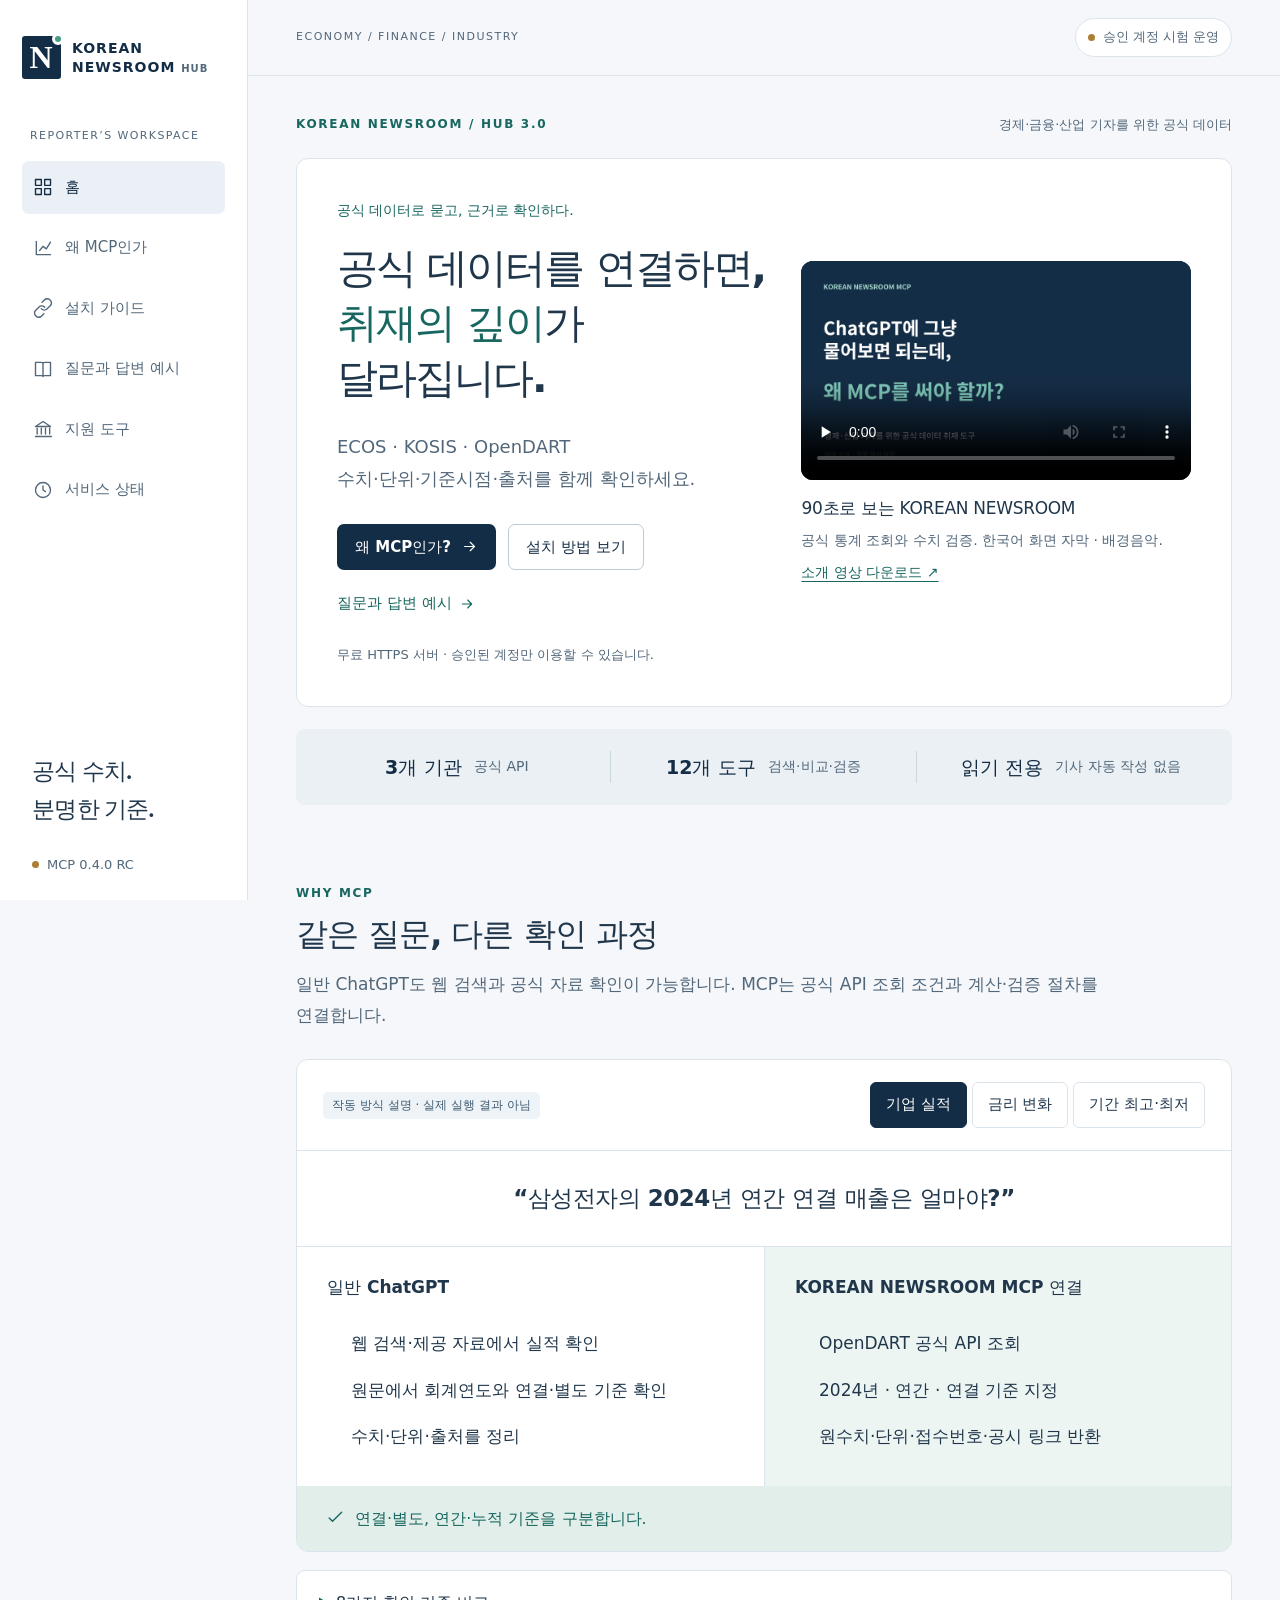
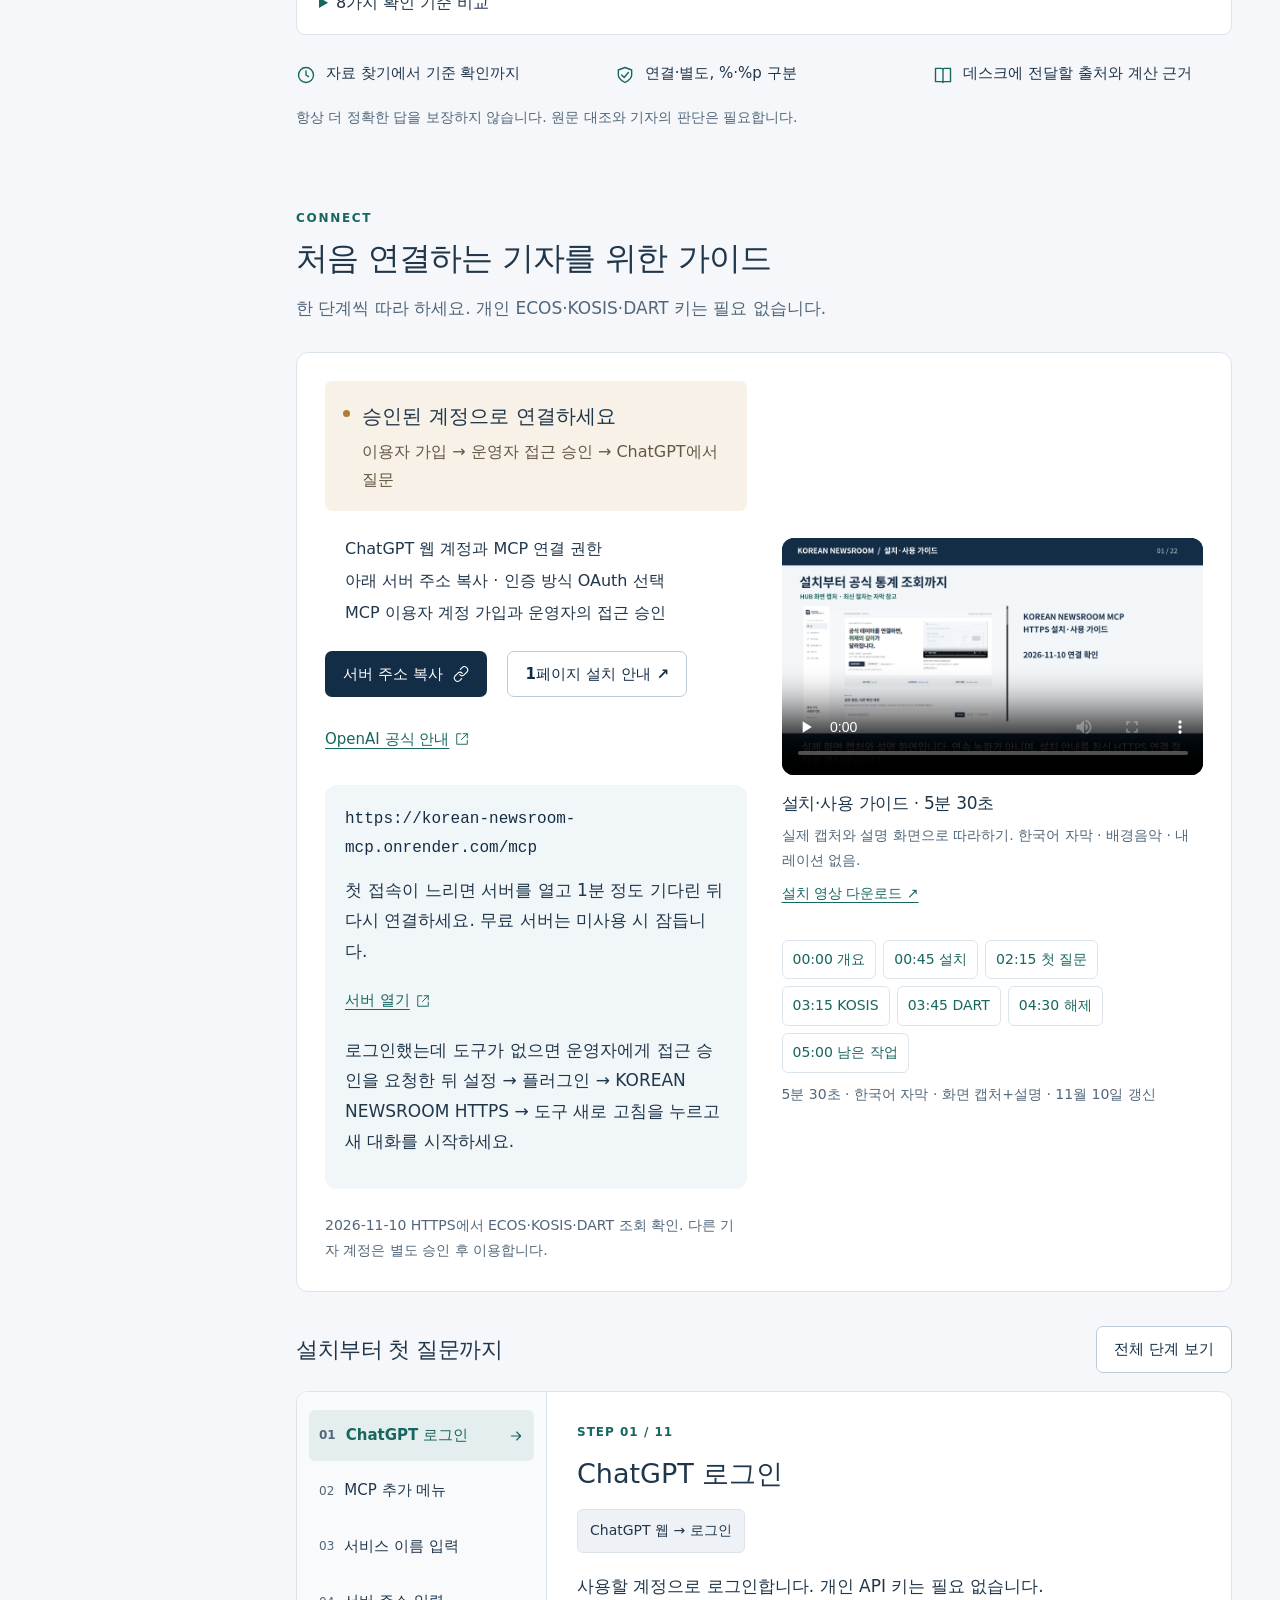
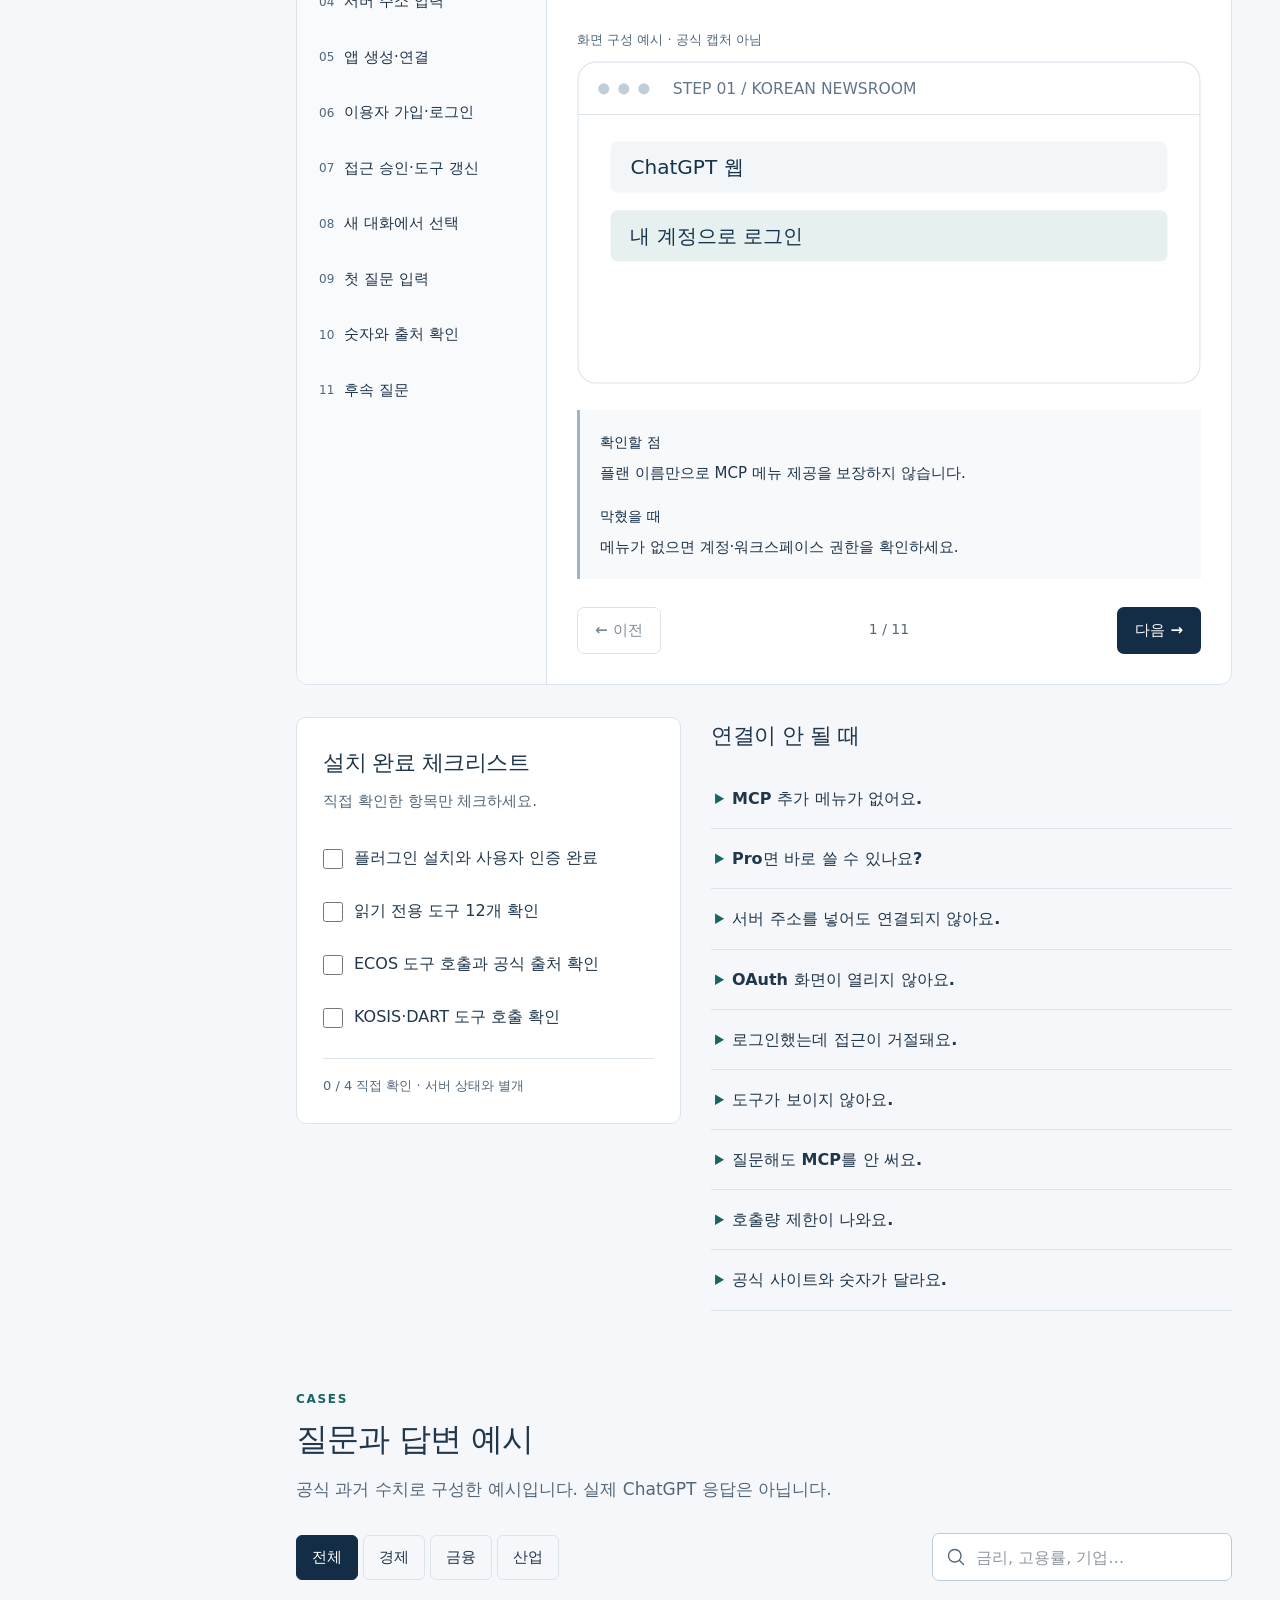
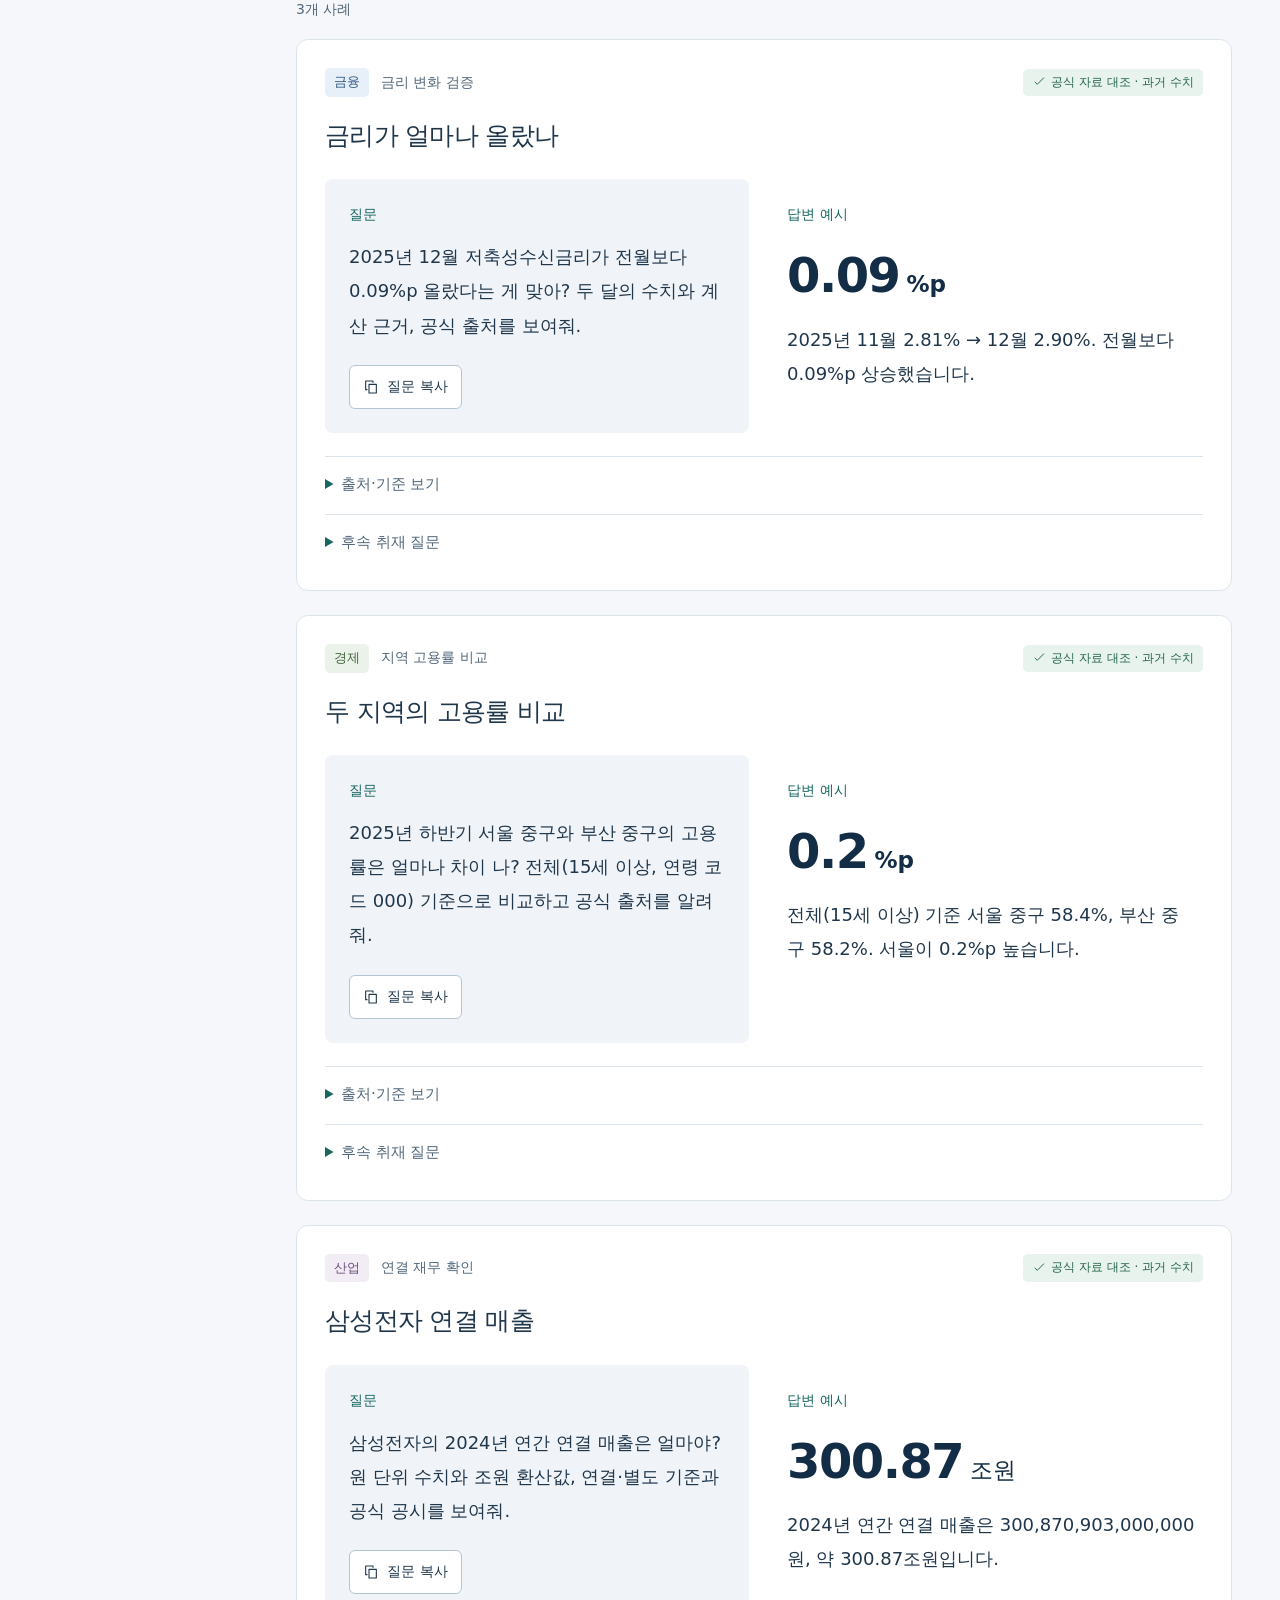
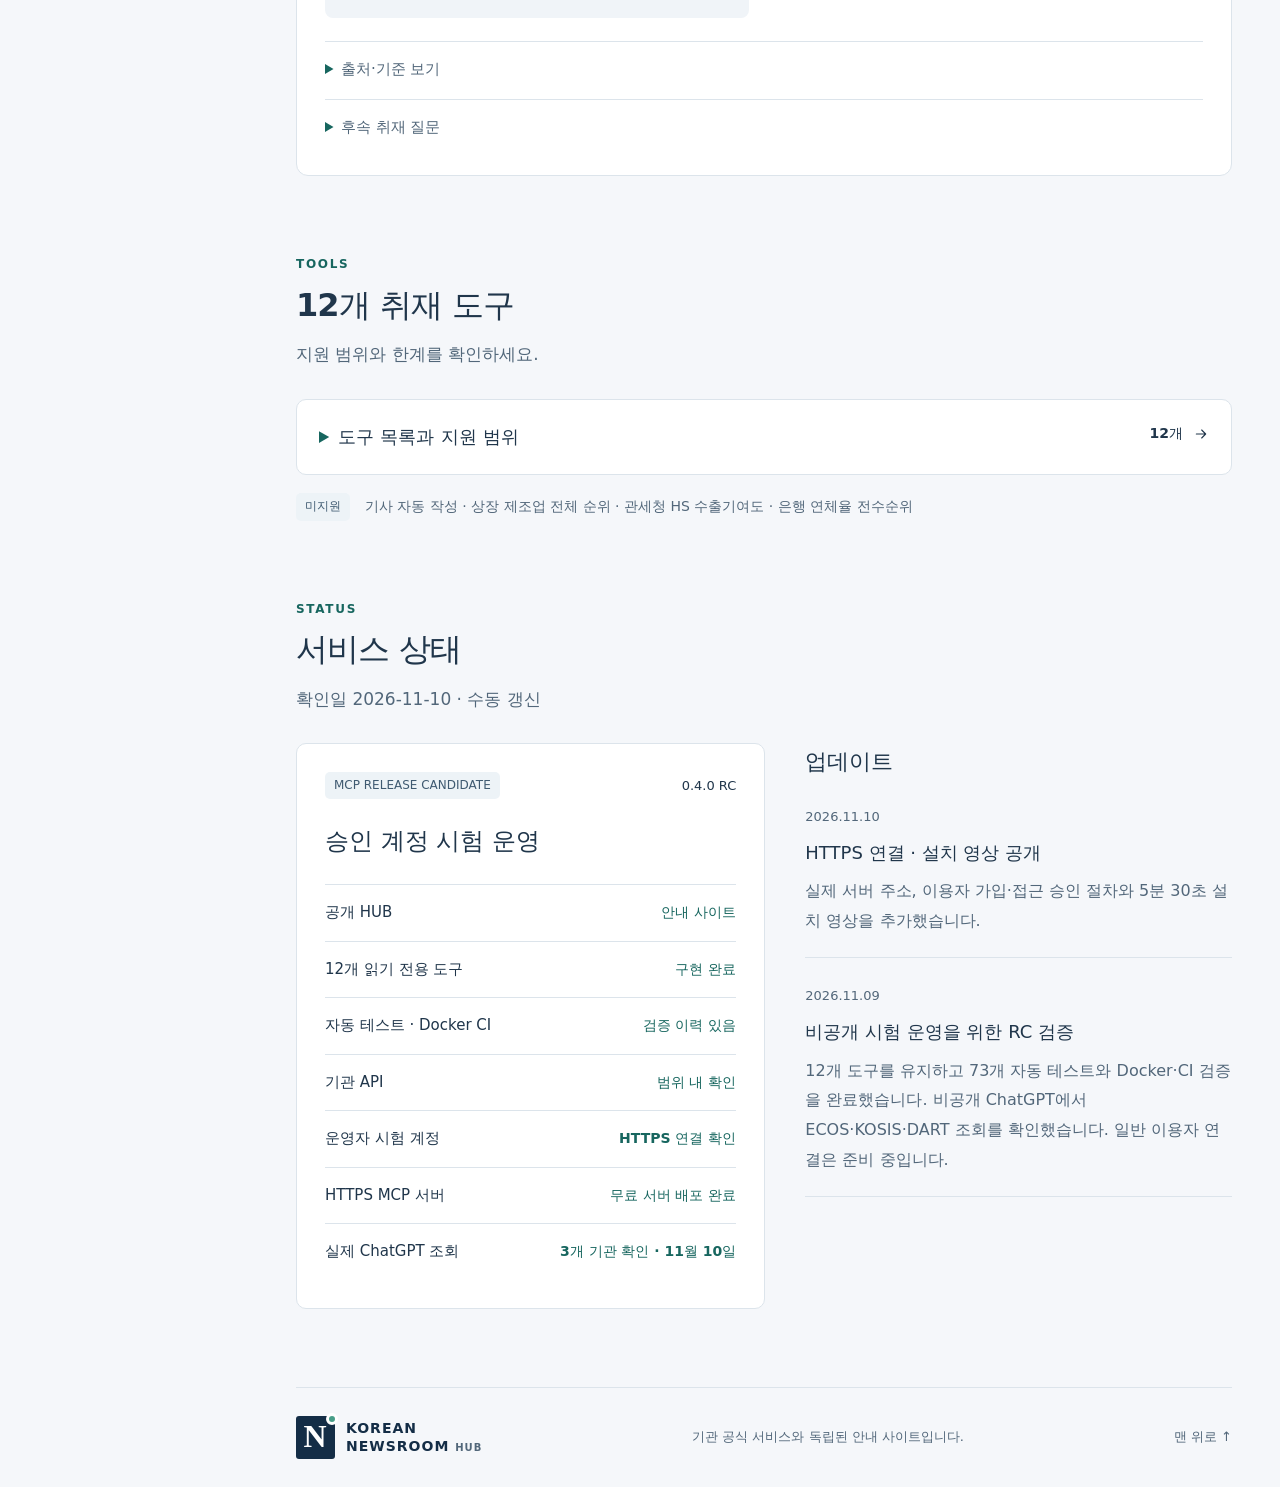
<file: index.html>
<!doctype html>
<html lang="ko">
  <head>
    <meta charset="UTF-8" />
    <meta name="viewport" content="width=device-width, initial-scale=1.0" />
    <meta name="theme-color" content="#142b42" />
    <meta name="description" content="경제부·산업부 기자를 위한 공식 통계·공시 취재 안내. 지원 도구, ChatGPT 연결 방법과 복사해서 쓰는 취재 질문을 확인하세요." />
    <title>KOREAN NEWSROOM HUB — 공식 데이터에서 시작하는 취재</title>
    <link rel="icon" type="image/svg+xml" href="./favicon.svg" />
    <script type="module" crossorigin src="./assets/index-7rUpwbIa.js"></script>
    <link rel="stylesheet" crossorigin href="./assets/index-BHN2cN-0.css">
  </head>
  <body><div id="root"></div></body>
</html>
</file>
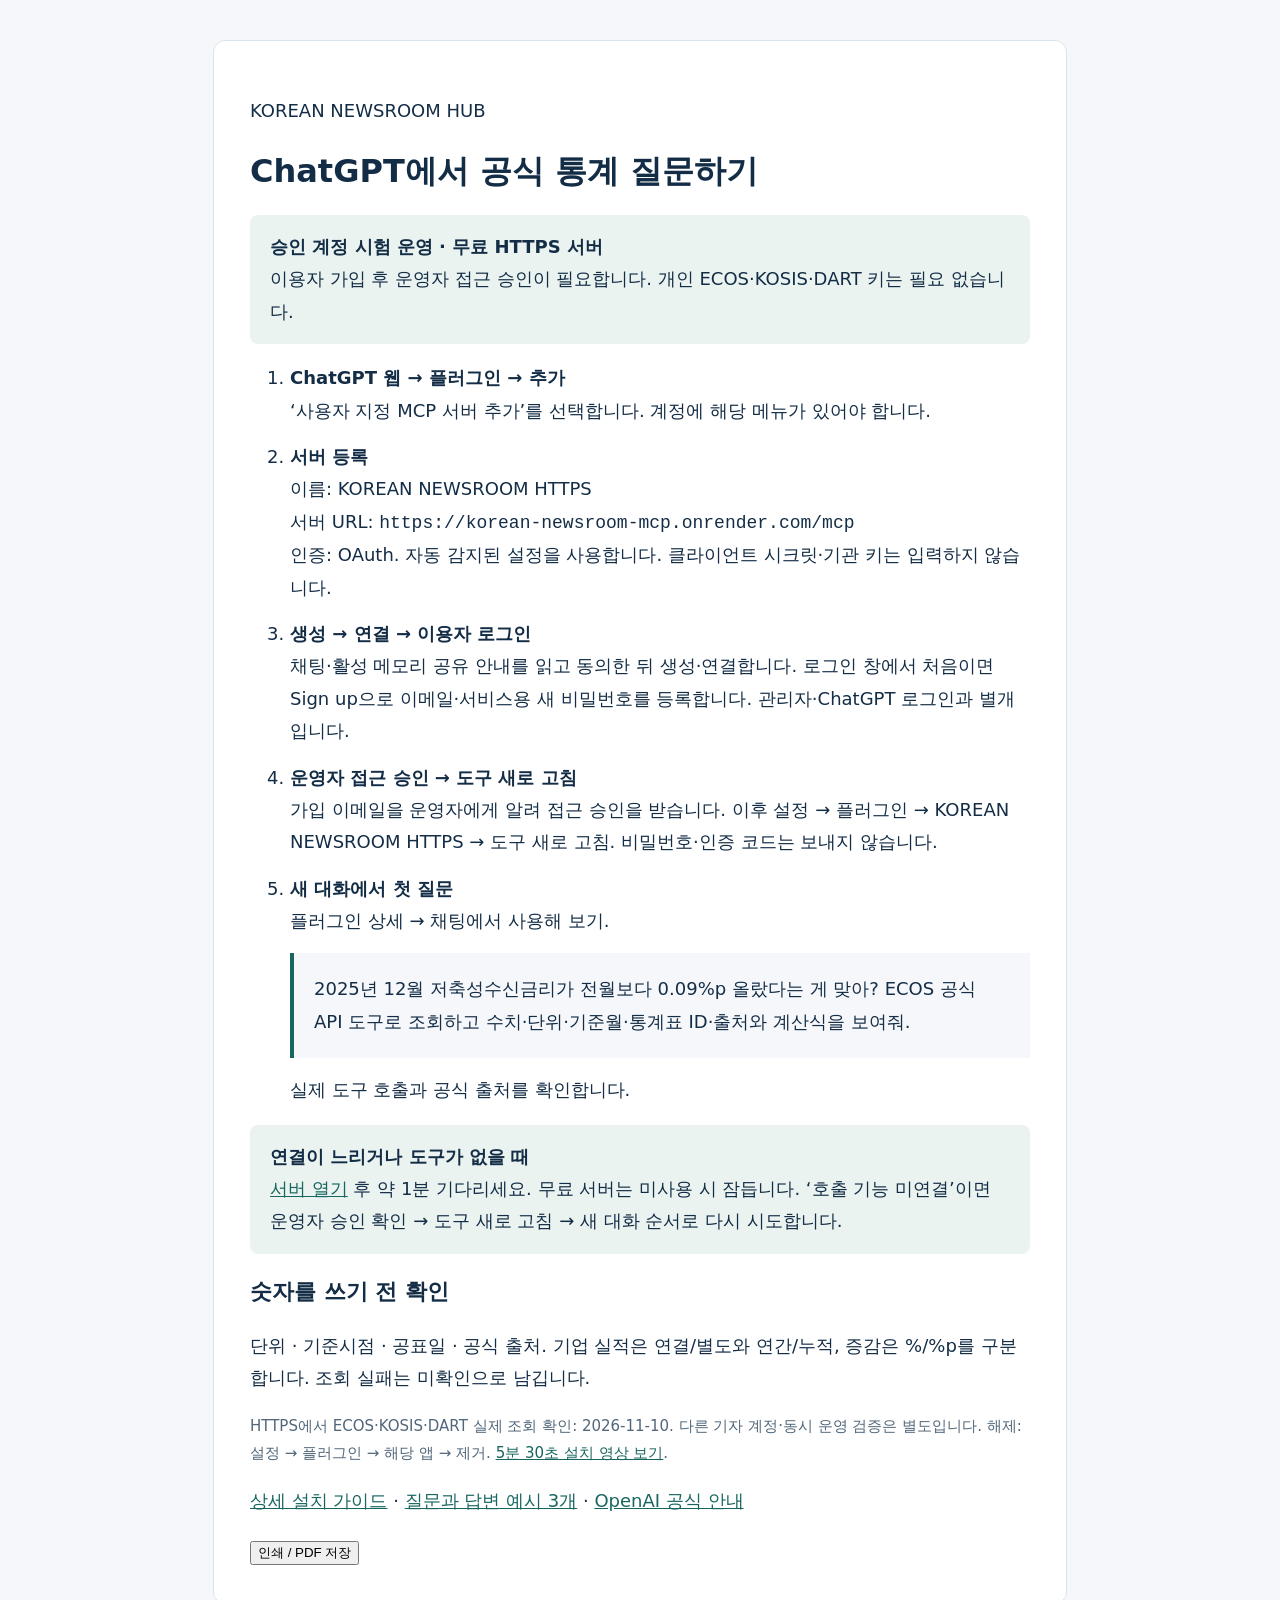
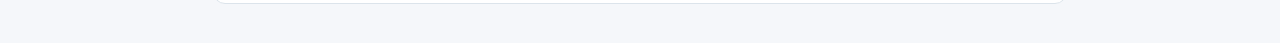
<file: install-guide.html>
<!doctype html>
<html lang="ko"><head><meta charset="utf-8"><meta name="viewport" content="width=device-width,initial-scale=1"><title>KOREAN NEWSROOM · 설치 안내</title><style>body{font-family:system-ui,'Malgun Gothic',sans-serif;color:#142d46;background:#f5f7fa;margin:0;font-size:18px;line-height:1.8}main{max-width:780px;margin:40px auto;padding:36px;background:white;border:1px solid #dce4eb;border-radius:12px}h1{font-size:32px;line-height:1.4}h2{font-size:22px}a{color:#17665f}li{margin:14px 0}aside{padding:16px 20px;background:#eaf3f0;border-radius:8px}blockquote{margin:16px 0;padding:20px;border-left:4px solid #17665f;background:#f5f7fa}.small{font-size:15px;color:#52677a}@media(max-width:650px){main{margin:0;padding:24px;border:0}body{font-size:17px}}@media print{body{background:white;font-size:12pt}main{border:0;margin:0;padding:0;max-width:none}h1{font-size:23pt}button{display:none}}</style></head><body><main><p>KOREAN NEWSROOM HUB</p><h1>ChatGPT에서 공식 통계 질문하기</h1><aside><strong>승인 계정 시험 운영 · 무료 HTTPS 서버</strong><br>이용자 가입 후 운영자 접근 승인이 필요합니다. 개인 ECOS·KOSIS·DART 키는 필요 없습니다.</aside><ol><li><strong>ChatGPT 웹 → 플러그인 → 추가</strong><br>‘사용자 지정 MCP 서버 추가’를 선택합니다. 계정에 해당 메뉴가 있어야 합니다.</li><li><strong>서버 등록</strong><br>이름: KOREAN NEWSROOM HTTPS<br>서버 URL: <code style="overflow-wrap:anywhere">https://korean-newsroom-mcp.onrender.com/mcp</code><br>인증: OAuth. 자동 감지된 설정을 사용합니다. 클라이언트 시크릿·기관 키는 입력하지 않습니다.</li><li><strong>생성 → 연결 → 이용자 로그인</strong><br>채팅·활성 메모리 공유 안내를 읽고 동의한 뒤 생성·연결합니다. 로그인 창에서 처음이면 Sign up으로 이메일·서비스용 새 비밀번호를 등록합니다. 관리자·ChatGPT 로그인과 별개입니다.</li><li><strong>운영자 접근 승인 → 도구 새로 고침</strong><br>가입 이메일을 운영자에게 알려 접근 승인을 받습니다. 이후 설정 → 플러그인 → KOREAN NEWSROOM HTTPS → 도구 새로 고침. 비밀번호·인증 코드는 보내지 않습니다.</li><li><strong>새 대화에서 첫 질문</strong><br>플러그인 상세 → 채팅에서 사용해 보기.<blockquote>2025년 12월 저축성수신금리가 전월보다 0.09%p 올랐다는 게 맞아? ECOS 공식 API 도구로 조회하고 수치·단위·기준월·통계표 ID·출처와 계산식을 보여줘.</blockquote>실제 도구 호출과 공식 출처를 확인합니다.</li></ol><aside><strong>연결이 느리거나 도구가 없을 때</strong><br><a href="https://korean-newsroom-mcp.onrender.com/health" target="_blank" rel="noopener noreferrer">서버 열기</a> 후 약 1분 기다리세요. 무료 서버는 미사용 시 잠듭니다. ‘호출 기능 미연결’이면 운영자 승인 확인 → 도구 새로 고침 → 새 대화 순서로 다시 시도합니다.</aside><h2>숫자를 쓰기 전 확인</h2><p>단위 · 기준시점 · 공표일 · 공식 출처. 기업 실적은 연결/별도와 연간/누적, 증감은 %/%p를 구분합니다. 조회 실패는 미확인으로 남깁니다.</p><p class="small">HTTPS에서 ECOS·KOSIS·DART 실제 조회 확인: 2026-11-10. 다른 기자 계정·동시 운영 검증은 별도입니다. 해제: 설정 → 플러그인 → 해당 앱 → 제거. <a href="./#connect">5분 30초 설치 영상 보기</a>.</p><p><a href="./#connect">상세 설치 가이드</a> · <a href="./#cases">질문과 답변 예시 3개</a> · <a href="https://developers.openai.com/api/docs/guides/custom-mcp-server" target="_blank" rel="noopener noreferrer">OpenAI 공식 안내</a></p><button onclick="window.print()">인쇄 / PDF 저장</button></main></body></html>
</file>
<file: assets/index-BHN2cN-0.css>
/*! tailwindcss v4.3.5 | MIT License | https://tailwindcss.com */
@layer properties{@supports (((-webkit-hyphens:none)) and (not (margin-trim:block))) or ((-moz-orient:inline) and (not (color:rgb(from red r g b)))){*,:before,:after,::backdrop{--tw-border-style:solid}}}@layer theme{:root,:host{--font-sans:"Pretendard","Noto Sans KR","Malgun Gothic",system-ui,sans-serif;--font-mono:ui-monospace, SFMono-Regular, Menlo, Monaco, Consolas, "Liberation Mono", "Courier New", monospace;--default-font-family:var(--font-sans);--default-mono-font-family:var(--font-mono)}}@layer base{*,:after,:before,::backdrop{box-sizing:border-box;border:0 solid;margin:0;padding:0}::file-selector-button{box-sizing:border-box;border:0 solid;margin:0;padding:0}html,:host{-webkit-text-size-adjust:100%;tab-size:4;line-height:1.5;font-family:var(--default-font-family,-apple-system, BlinkMacSystemFont, "Segoe UI", Roboto, "Helvetica Neue", "Noto Sans", Arial, sans-serif, "Apple Color Emoji", "Segoe UI Emoji", "Segoe UI Symbol", "Noto Color Emoji");font-feature-settings:var(--default-font-feature-settings,normal);font-variation-settings:var(--default-font-variation-settings,normal);-webkit-tap-highlight-color:transparent}hr{height:0;color:inherit;border-top-width:1px}abbr:where([title]){-webkit-text-decoration:underline dotted;text-decoration:underline dotted}h1,h2,h3,h4,h5,h6{font-size:inherit;font-weight:inherit}a{color:inherit;-webkit-text-decoration:inherit;-webkit-text-decoration:inherit;-webkit-text-decoration:inherit;-webkit-text-decoration:inherit;text-decoration:inherit}b,strong{font-weight:bolder}code,kbd,samp,pre{font-family:var(--default-mono-font-family,ui-monospace, SFMono-Regular, Menlo, Monaco, Consolas, "Liberation Mono", "Courier New", monospace);font-feature-settings:var(--default-mono-font-feature-settings,normal);font-variation-settings:var(--default-mono-font-variation-settings,normal);font-size:1em}small{font-size:80%}sub,sup{vertical-align:baseline;font-size:75%;line-height:0;position:relative}sub{bottom:-.25em}sup{top:-.5em}table{text-indent:0;border-color:inherit;border-collapse:collapse}:-moz-focusring:where(:not(iframe)){outline:auto}progress{vertical-align:baseline}summary{display:list-item}ol,ul,menu{list-style:none}img,svg,video,canvas,audio,iframe,embed,object{vertical-align:middle;display:block}img,video{max-width:100%;height:auto}button,input,select,optgroup,textarea{font:inherit;font-feature-settings:inherit;font-variation-settings:inherit;letter-spacing:inherit;color:inherit;opacity:1;background-color:#0000;border-radius:0}::file-selector-button{font:inherit;font-feature-settings:inherit;font-variation-settings:inherit;letter-spacing:inherit;color:inherit;opacity:1;background-color:#0000;border-radius:0}:where(select:is([multiple],[size])) optgroup{font-weight:bolder}:where(select:is([multiple],[size])) optgroup option{padding-inline-start:20px}::file-selector-button{margin-inline-end:4px}::placeholder{opacity:1}@supports (not ((-webkit-appearance:-apple-pay-button))) or (contain-intrinsic-size:1px){::placeholder{color:currentColor}@supports (color:color-mix(in lab, red, red)){::placeholder{color:color-mix(in oklab, currentcolor 50%, transparent)}}}textarea{resize:vertical}::-webkit-search-decoration{-webkit-appearance:none}::-webkit-date-and-time-value{min-height:1lh;text-align:inherit}::-webkit-datetime-edit{display:inline-flex}::-webkit-datetime-edit-fields-wrapper{padding:0}::-webkit-datetime-edit{padding-block:0}::-webkit-datetime-edit-year-field{padding-block:0}::-webkit-datetime-edit-month-field{padding-block:0}::-webkit-datetime-edit-day-field{padding-block:0}::-webkit-datetime-edit-hour-field{padding-block:0}::-webkit-datetime-edit-minute-field{padding-block:0}::-webkit-datetime-edit-second-field{padding-block:0}::-webkit-datetime-edit-millisecond-field{padding-block:0}::-webkit-datetime-edit-meridiem-field{padding-block:0}::-webkit-calendar-picker-indicator{line-height:1}:-moz-ui-invalid{box-shadow:none}button,input:where([type=button],[type=reset],[type=submit]){appearance:button}::file-selector-button{appearance:button}::-webkit-inner-spin-button{height:auto}::-webkit-outer-spin-button{height:auto}[hidden]:where(:not([hidden=until-found])){display:none!important}}@layer components;@layer utilities{.visible{visibility:visible}.sr-only{clip-path:inset(50%);white-space:nowrap;border-width:0;width:1px;height:1px;margin:-1px;padding:0;position:absolute;overflow:hidden}.container{width:100%}@media (width>=40rem){.container{max-width:40rem}}@media (width>=48rem){.container{max-width:48rem}}@media (width>=64rem){.container{max-width:64rem}}@media (width>=80rem){.container{max-width:80rem}}@media (width>=96rem){.container{max-width:96rem}}.block{display:block}.grid{display:grid}.border{border-style:var(--tw-border-style);border-width:1px}}:root{font-family:var(--font-sans);--navy:#142d46;--ink:#20364b;--muted:#52677a;--teal:#17665f;--paper:#f5f7fa;--surface:#fff;--line:#dce4eb;--space-1:4px;--space-2:8px;--space-3:12px;--space-4:16px;--space-6:24px;--space-8:32px;--space-12:48px;--radius:12px;--text-sm:14px;--text-base:17px;--text-lg:20px;--title:32px;color:var(--ink);background:var(--paper);font-synthesis:none;scroll-behavior:smooth;scroll-padding-top:30px;font-size:17px;line-height:1.7}*{box-sizing:border-box}body,h1,h2,h3,h4,p{margin:0}button,input,textarea{font:inherit}button,a{-webkit-tap-highlight-color:transparent}button{cursor:pointer;color:inherit}button:disabled{cursor:not-allowed;opacity:.55}a{color:inherit;text-decoration:none}button:focus-visible,a:focus-visible,input:focus-visible,summary:focus-visible,textarea:focus-visible,[tabindex="0"]:focus-visible{outline-offset:4px;outline:3px solid #337fa6}svg{flex-shrink:0}section[id],article[id]{scroll-margin-top:32px}::selection{background:#d7eee8}.sr-only{clip:rect(0,0,0,0);white-space:nowrap;border:0;width:1px;height:1px;margin:-1px;padding:0;position:absolute;overflow:hidden}.skip-link{z-index:100;background:#fff;padding:14px;position:fixed;top:-100px;left:20px}.skip-link:focus{top:10px}.sidebar{border-right:1px solid var(--line);z-index:40;background:#fff;flex-direction:column;width:248px;padding:36px 22px 24px;display:flex;position:fixed;inset:0 auto 0 0}.brand{letter-spacing:1px;white-space:nowrap;color:var(--navy);align-items:center;gap:11px;font-size:14px;font-weight:850;line-height:1.3;display:flex}.brand small{color:var(--muted);font-size:10px}.brand-mark{background:var(--navy);color:#fff;border-radius:3px;place-items:center;width:39px;height:43px;font-family:Georgia,serif;font-size:32px;display:grid;position:relative}.brand-mark span{background:#479d88;border:3px solid #fff;border-radius:50%;width:12px;height:12px;position:absolute;top:-3px;right:-3px}.sidebar-label{letter-spacing:1.4px;color:var(--muted);margin:48px 8px 15px;font-size:11px}.sidebar nav{gap:7px;display:grid}.sidebar nav a{color:var(--muted);border-radius:7px;align-items:center;gap:12px;padding:14px 11px;font-size:15px;display:flex}.sidebar nav a:hover,.sidebar nav a.active{color:var(--navy);background:#eaf0f5}.sidebar nav a.active{font-weight:750}.sidebar-bottom{margin-top:auto;padding:40px 10px 0}.sidebar-bottom p{letter-spacing:-.7px;font-family:Georgia,Malgun Gothic,serif;font-size:23px;font-weight:650;line-height:1.65}.release-label{color:var(--muted);align-items:center;gap:8px;margin-top:25px;font-size:13px;display:flex}.release-label i,.status-dot{background:#ac7e35;border-radius:50%;flex-shrink:0;width:7px;height:7px;display:inline-block}.workspace{margin-left:248px}.topbar{border-bottom:1px solid var(--line);letter-spacing:1.5px;height:76px;color:var(--muted);justify-content:space-between;align-items:center;padding:0 48px;font-size:11px;display:flex}.status-pill{border:1px solid var(--line);letter-spacing:0;background:#fff;border-radius:20px;align-items:center;gap:8px;padding:7px 12px;font-size:13px;display:flex}main{max-width:1480px;margin:auto;padding:38px 48px 0}main>section{margin-bottom:78px}.welcome-row{color:var(--muted);justify-content:space-between;gap:20px;margin-bottom:22px;font-size:13px;display:flex}.eyebrow{letter-spacing:1.7px;color:var(--teal);font-size:12px;font-weight:750}.hero{border:1px solid var(--line);border-radius:var(--radius);background:#fff;grid-template-columns:1.1fr 1fr;align-items:center;gap:36px;padding:40px;display:grid}.hero-kicker{color:var(--teal);margin-bottom:18px;font-size:14px}h1{letter-spacing:-2px;font-size:clamp(34px,3.2vw,52px);font-weight:800;line-height:1.35}h1 em{color:var(--teal);font-style:normal}.hero-copy>p:not(.hero-kicker){color:var(--muted);margin-top:24px;font-size:18px;line-height:1.8}.hero-actions{flex-wrap:wrap;align-items:center;gap:12px;margin-top:28px;display:flex}.button{text-align:center;border:1px solid #0000;border-radius:7px;justify-content:center;align-items:center;gap:10px;min-height:46px;padding:11px 17px;font-size:15px;font-weight:700;line-height:1.5;display:inline-flex}.primary{background:var(--navy);color:#fff}.primary:hover:enabled{background:#254969}.secondary{color:var(--navy);background:#fff;border-color:#bdcbd7}.text-link{color:var(--teal);align-items:center;gap:7px;min-height:44px;font-size:15px;display:inline-flex}.hero-caveat{color:var(--muted);margin-top:18px;font-size:13px;display:block}.video-panel{aspect-ratio:16/9;color:#e6edf2;background:#152d43;border-radius:10px;flex-direction:column;justify-content:space-between;min-width:0;padding:20px;display:flex;position:relative;overflow:hidden}.video-panel iframe{border:0;width:100%;height:100%;position:absolute;inset:0}.video-top,.video-bottom{color:#bacbd9;justify-content:space-between;align-items:center;gap:10px;font-size:10px;display:flex}.video-top{letter-spacing:1.4px}.video-center{text-align:center;flex-direction:column;align-items:center;gap:7px;display:flex}.video-center strong{font-size:17px}.video-center>span{color:#bacbd9;font-size:13px}.play-button{color:#fff;background:0 0;border:1px solid #8094a6;border-radius:50%;place-items:center;width:48px;height:48px;display:grid}.video-bottom>span:first-child{align-items:center;gap:10px;display:flex}.video-bottom i{background:#a9c0ce;border-radius:50%;width:3px;height:3px}.video-note{color:var(--muted);margin-top:10px;font-size:14px}.fact-strip{background:#eaf0f4;border-radius:9px;grid-template-columns:repeat(3,1fr);margin-top:22px;padding:22px 8px;display:grid}.fact-strip>span{color:var(--muted);border-right:1px solid #cbd7df;justify-content:center;align-items:center;gap:12px;font-size:14px;display:flex}.fact-strip>span:last-child{border:0}.fact-strip strong{color:var(--navy);font-size:19px}.section-head{margin-bottom:28px}.section-head h2{letter-spacing:-1px;margin-top:8px;font-size:32px;font-weight:780;line-height:1.4}.section-subtitle{color:var(--muted);word-break:keep-all;max-width:860px;margin-top:12px;font-size:17px;line-height:1.85}.small-badge,.verified-badge,.category-tag{color:#3f5a71;background:#edf3f7;border-radius:5px;align-items:center;gap:5px;padding:4px 9px;font-size:12px;line-height:1.6;display:inline-flex}.verified-badge{color:#226348;background:#e8f3ed}.comparison-panel{border:1px solid var(--line);border-radius:var(--radius);background:#fff;overflow:hidden}.comparison-toolbar{border-bottom:1px solid var(--line);flex-wrap:wrap;justify-content:space-between;align-items:center;gap:16px;padding:22px 26px;display:flex}.filter-tabs{flex-wrap:wrap;gap:5px;display:flex}.filter-tabs button{border:1px solid var(--line);background:0 0;border-radius:6px;min-height:44px;padding:9px 15px;font-size:15px}.filter-tabs button[aria-pressed=true]{background:var(--navy);color:#fff;border-color:var(--navy)}.comparison-question{text-align:center;letter-spacing:-.5px;padding:28px;font-size:23px;font-weight:700}.comparison-columns{border-top:1px solid var(--line);grid-template-columns:1fr 1fr;display:grid}.comparison-columns>div{padding:26px 30px}.comparison-columns .mcp-process{border-left:1px solid var(--line);background:#edf5f3}.comparison-label{font-size:17px;font-weight:750}.comparison-columns ol{margin:18px 0 0;padding-left:24px}.comparison-columns li{padding:8px 0;font-size:17px;line-height:1.8}.comparison-focus{color:var(--teal);background:#e2eee9;align-items:center;gap:10px;padding:19px 28px;font-size:16px;display:flex}.comparison-details{border:1px solid var(--line);background:#fff;border-radius:9px;margin-top:18px;overflow:hidden}.comparison-details summary{cursor:pointer;padding:18px 22px;font-size:16px}.table-scroll{overflow:auto}table{border-collapse:collapse;text-align:left;width:100%;font-size:15px}th,td{border-top:1px solid var(--line);min-width:130px;padding:16px 20px}thead{background:#edf2f6}tbody th{font-weight:650}.value-strip{grid-template-columns:repeat(3,1fr);gap:20px;margin-top:26px;display:grid}.value-strip p{align-items:flex-start;gap:10px;font-size:15px;display:flex}.value-strip svg{color:var(--teal);margin-top:4px}.fine-print{color:var(--muted);margin-top:18px;font-size:14px;line-height:1.8}.connect-overview{border:1px solid var(--line);border-radius:var(--radius);background:#fff;grid-template-columns:1fr 1fr;align-items:center;gap:35px;padding:28px;display:grid}.connection-banner{background:#f7f1e7;border-radius:7px;align-items:flex-start;gap:12px;padding:18px;display:flex}.connection-banner .status-dot{margin-top:11px}.connection-banner strong{font-size:20px}.connection-banner p{color:#645742;margin-top:5px;font-size:16px}.prerequisites{margin:22px 0;padding-left:20px;font-size:16px;line-height:2}.connect-actions{flex-wrap:wrap;align-items:center;gap:20px;display:flex}.official-link,.case-source{color:var(--teal);text-underline-offset:4px;align-items:center;gap:6px;min-height:44px;font-size:15px;text-decoration:underline;display:inline-flex}.tutorial-header{justify-content:space-between;align-items:center;gap:20px;margin:34px 0 18px;display:flex}.tutorial-header h3,.guide-bottom h3{letter-spacing:-.5px;font-size:22px}.tutorial{border:1px solid var(--line);border-radius:var(--radius);background:#fff;grid-template-columns:250px minmax(0,1fr);display:grid;overflow:hidden}.step-nav{border-right:1px solid var(--line);background:#f9fafc;flex-direction:column;gap:4px;padding:18px 12px;display:flex}.step-nav button{text-align:left;background:0 0;border:0;border-radius:6px;align-items:center;gap:10px;min-height:48px;padding:13px 10px;font-size:15px;display:flex}.step-nav button>span{color:var(--muted);font-size:12px}.step-nav button>svg{margin-left:auto}.step-nav button[aria-current=step]{color:var(--teal);background:#e4eeef;font-weight:750}.step-content{min-width:0;padding:30px}.step-counter{letter-spacing:1px;color:var(--teal);font-size:12px;font-weight:750}.step-content h3{margin:9px 0 12px;font-size:27px}.step-content>p{font-size:17px;line-height:1.85}.click-path{border:1px solid var(--line);overflow-wrap:anywhere;background:#eef2f6;border-radius:6px;margin-bottom:18px;padding:8px 12px;display:inline-block;font-size:14px!important}.step-figure{margin:26px 0}.step-figure figcaption{color:var(--muted);margin-bottom:10px;font-size:13px}.step-figure svg{width:100%;height:auto;display:block}.step-advice{background:#f7f9fb;border-left:3px solid #9db4c2;margin-top:22px;padding:17px 20px}.step-advice strong{color:var(--navy);font-size:14px}.step-advice p{margin:4px 0 14px;font-size:15px;line-height:1.85}.step-advice p:last-child{margin-bottom:0}.step-pagination{justify-content:space-between;align-items:center;gap:12px;margin-top:28px;display:flex}.step-pagination>span{color:var(--muted);font-size:14px}.all-steps{grid-template-columns:repeat(3,minmax(0,1fr));gap:14px;padding:0;list-style:none;display:grid}.all-steps button{text-align:left;border:1px solid var(--line);background:#fff;border-radius:8px;width:100%;height:100%;padding:22px}.all-steps button>span{color:var(--teal);margin-bottom:8px;font-size:13px;display:block}.all-steps strong{font-size:18px}.all-steps p{color:var(--muted);overflow-wrap:anywhere;margin-top:8px;font-size:14px}.guide-bottom{grid-template-columns:.85fr 1.15fr;gap:30px;margin-top:32px;display:grid}.checklist{border:1px solid var(--line);background:#fff;border-radius:10px;align-self:start;padding:26px}.checklist>p{color:var(--muted);margin:8px 0 18px;font-size:15px}.checklist label{cursor:pointer;align-items:flex-start;gap:11px;padding:12px 0;font-size:16px;line-height:1.8;display:flex}.checklist input{width:20px;height:20px;accent-color:var(--teal);flex-shrink:0;margin-top:5px}.check-progress{color:var(--muted);border-top:1px solid var(--line);margin-top:14px;padding-top:16px;font-size:13px;display:block}.faq h3{margin-bottom:15px}.faq details{border-bottom:1px solid var(--line)}summary{cursor:pointer}summary::marker{color:var(--teal)}.faq summary{padding:16px 4px;font-size:16px;font-weight:650}.faq p{padding:0 4px 14px;font-size:15px;line-height:1.85}.faq p strong{color:var(--teal);margin-bottom:4px;font-size:13px;display:block}.first-question{background:#edf4f5;border-radius:8px;margin-top:20px;padding:20px}.first-question p{margin-bottom:15px;font-size:17px}.library-controls{justify-content:space-between;align-items:center;gap:20px;display:flex}.search-box{background:#fff;border:1px solid #bdcbd7;border-radius:7px;align-items:center;gap:10px;width:300px;padding:0 13px;display:flex}.search-box input{outline-offset:2px;background:0 0;border:0;width:100%;min-width:0;height:46px;font-size:16px}.search-box svg{color:var(--muted)}.result-count{color:var(--muted);margin:17px 0;font-size:14px}.case-grid{gap:24px;display:grid}.case-card{border:1px solid var(--line);border-radius:var(--radius);background:#fff;padding:28px}.case-label{color:var(--muted);flex-wrap:wrap;align-items:center;gap:12px;font-size:14px;display:flex}.case-label .verified-badge{margin-left:auto}.category-tag{background:#edf0f8;font-size:13px}.tag-경제{color:#42663d;background:#ebf2e9}.tag-금융{color:#315a83;background:#e7eff8}.tag-산업{color:#6d4f7d;background:#f2edf5}.case-card h3{letter-spacing:-.7px;margin:18px 0 22px;font-size:25px}.case-pair{grid-template-columns:1fr 1fr;gap:30px;display:grid}.case-question{background:#f0f4f8;border-radius:8px;flex-direction:column;align-items:flex-start;padding:24px;display:flex}.case-question>strong,.case-answer>strong{color:var(--teal);font-size:14px}.case-question p,.case-answer p{overflow-wrap:anywhere;margin-top:13px;font-size:18px;line-height:1.9}.copy-button{background:#fff;border:1px solid #b4c4d1;border-radius:6px;justify-content:center;align-items:center;gap:8px;min-height:44px;margin-top:18px;padding:9px 13px;font-size:14px;font-weight:650;display:inline-flex}.case-question .copy-button{align-self:flex-start;margin-top:auto}.case-question p{margin-bottom:22px}.case-answer{padding:20px 8px}.case-number{color:var(--navy);letter-spacing:-1.5px;margin:16px 0;font-size:48px;font-weight:800;line-height:1.3}.case-number>span{letter-spacing:0;margin-left:7px;font-size:23px}.case-details{border-top:1px solid var(--line);margin-top:23px;padding-top:15px}.case-details summary{color:var(--muted);min-height:32px;font-size:15px}.case-details dl{grid-template-columns:110px minmax(0,1fr);gap:12px;margin:20px 0 10px;font-size:15px;display:grid}.case-details dt{color:var(--muted)}.case-details dd{overflow-wrap:anywhere;margin:0}.case-note,.followup>p{margin-top:15px;font-size:16px;line-height:1.9}.case-note strong{color:var(--teal);margin-bottom:6px;font-size:14px;display:block}.followup{margin-top:10px}.empty-state{text-align:center;background:#fff;border:1px dashed #b2c2ce;border-radius:10px;padding:45px 20px}.empty-state p{margin:10px 0 22px;font-size:16px}.tools-catalog{border:1px solid var(--line);background:#fff;border-radius:10px;overflow:hidden}.tools-catalog>summary{padding:22px;font-size:18px;font-weight:700}.tools-catalog>summary>span{float:right;align-items:center;gap:10px;font-size:14px;display:inline-flex}.tools-grid{grid-template-columns:1fr 1fr;display:grid}.tools-grid article{border-top:1px solid var(--line);align-items:flex-start;gap:16px;padding:26px;display:flex}.tools-grid article:nth-child(odd){border-right:1px solid var(--line)}.tool-index{color:var(--teal);padding-top:3px;font-size:13px}.tools-grid h3{margin-bottom:8px;font-size:18px}.tools-grid p{color:var(--muted);font-size:16px;line-height:1.85}.tools-grid code{color:var(--muted);overflow-wrap:anywhere;margin-top:10px;font-size:12px;display:block}.unsupported{align-items:flex-start;gap:15px;margin-top:18px;display:flex}.unsupported p{color:var(--muted);font-size:14px;line-height:1.9}.status-layout{grid-template-columns:1.1fr 1fr;gap:40px;display:grid}.service-card{border:1px solid var(--line);background:#fff;border-radius:10px;padding:28px}.service-card-top{flex-wrap:wrap;justify-content:space-between;align-items:center;gap:15px;font-size:13px;display:flex}.service-card h3{margin:22px 0;font-size:24px}.service-card ul{margin:0;padding:0;list-style:none}.service-card li{border-top:1px solid var(--line);justify-content:space-between;align-items:center;gap:20px;padding:15px 0;font-size:15px;display:flex}.service-card strong{color:var(--teal);white-space:nowrap;font-size:14px}.service-card .state-wait{color:#886022}.updates h3{margin-bottom:20px;font-size:22px}.updates article{border-bottom:1px solid var(--line);margin-bottom:22px;padding:0 0 22px}.updates time{color:var(--muted);font-size:13px}.updates h4{margin:8px 0;font-size:18px}.updates article p{color:var(--muted);font-size:16px;line-height:1.85}footer{border-top:1px solid var(--line);justify-content:space-between;align-items:center;gap:25px;padding:28px 0;display:flex}footer p,footer>a:last-child{color:var(--muted);font-size:13px}.mobile-header,.menu-backdrop{display:none}.toast{z-index:80;background:var(--navy);color:#fff;white-space:nowrap;border-radius:8px;align-items:center;gap:10px;padding:13px 22px;font-size:16px;display:none;position:fixed;bottom:28px;left:calc(50% + 124px);transform:translate(-50%);box-shadow:0 6px 24px #142d4622}.toast.visible{display:flex}.copy-dialog{border:1px solid var(--line);width:calc(100% - 32px);max-width:600px;color:var(--ink);border-radius:12px;padding:28px}.copy-dialog::backdrop{background:#102a4580}.copy-dialog h2{font-size:23px}.copy-dialog p{margin:12px 0;font-size:16px}.copy-dialog textarea{border:1px solid #a5b9c8;border-radius:6px;width:100%;min-height:190px;margin-bottom:20px;padding:14px;font-size:17px;line-height:1.85}.mobile-only{display:none}@media (width<=1200px){.sidebar{width:220px;padding-left:16px;padding-right:16px}.sidebar nav a{font-size:14px}.workspace{margin-left:220px}.topbar{padding:0 30px}main{padding:30px 30px 0}.hero{grid-template-columns:1fr;gap:30px;padding:32px}.hero .video-panel{justify-self:start;width:100%;max-width:640px}.hero-copy h1 br:last-child{display:none}.tutorial{grid-template-columns:220px minmax(0,1fr)}.step-content{padding:24px}.case-pair{gap:22px}.connect-overview,.guide-bottom{gap:24px}.toast{left:calc(50% + 110px)}}@media (width<=950px){.connect-overview{grid-template-columns:1fr}.connect-overview>.video-panel{max-width:600px}.guide-bottom,.case-pair{grid-template-columns:1fr}.case-question .copy-button{margin-top:8px}.comparison-columns{grid-template-columns:1fr}.comparison-columns .mcp-process{border-left:0;border-top:1px solid var(--line)}.value-strip{grid-template-columns:1fr;gap:12px}.status-layout{grid-template-columns:1fr;gap:26px}.fact-strip>span{flex-direction:column;gap:2px}.all-steps{grid-template-columns:1fr 1fr}.tutorial{grid-template-columns:1fr}.step-nav{border-right:0;border-bottom:1px solid var(--line);grid-template-columns:1fr 1fr;gap:4px;display:grid}.step-nav button>svg{display:none}.tools-grid{grid-template-columns:1fr}.tools-grid article:nth-child(odd){border-right:0}.library-controls{flex-wrap:wrap}.search-box{width:100%}}@media (width<=760px){:root{scroll-padding-top:90px}.mobile-header{border-bottom:1px solid var(--line);z-index:60;background:#fff;justify-content:space-between;align-items:center;height:72px;padding:0 20px;display:flex;position:sticky;top:0}.mobile-header .brand{font-size:12px}.mobile-header .brand-mark{width:32px;height:35px;font-size:27px}.icon-button{border:1px solid var(--line);background:#fff;border-radius:7px;place-items:center;min-width:44px;min-height:44px;display:grid}.sidebar{visibility:hidden;width:270px;padding:24px 20px;top:72px;overflow:auto;transform:translate(-100%)}.sidebar.open{visibility:visible;transform:translate(0)}.sidebar>.brand{display:none}.sidebar-label{margin:0 10px 20px}.sidebar nav a{font-size:16px}.sidebar-bottom{padding-top:28px}.menu-backdrop{z-index:35;background:#142d4670;border:0;display:block;position:fixed;inset:72px 0 0}.workspace{margin-left:0}.topbar{height:54px;padding:0 20px}.topbar>span{letter-spacing:.6px;font-size:9px}.status-pill{padding:5px 9px;font-size:12px}main{padding:26px 20px 0}main>section{margin-bottom:54px}section[id],article[id]{scroll-margin-top:90px}.welcome-row>span:last-child{display:none}.eyebrow{font-size:11px}.hero{gap:28px;padding:26px 22px}h1{letter-spacing:-1.5px;font-size:35px}.hero-copy h1 br:last-child{display:block}.hero-kicker{font-size:13px}.hero-copy>p:not(.hero-kicker){font-size:17px}.hero-actions{gap:10px}.hero-actions .button,.text-link{font-size:14px}.hero-caveat{font-size:13px;line-height:1.8}.video-panel{padding:16px}.video-top,.video-bottom{font-size:9px}.video-center strong{font-size:16px}.video-center>span{font-size:12px}.play-button{width:42px;height:42px}.fact-strip{padding:19px 4px}.fact-strip>span{font-size:12px}.fact-strip strong{font-size:16px}.section-head h2{font-size:27px}.section-subtitle{font-size:17px}.comparison-toolbar{padding:19px}.comparison-question{padding:22px;font-size:20px}.comparison-columns>div{padding:23px}.comparison-focus{padding:18px 22px;font-size:15px}.comparison-columns li{font-size:16px}.comparison-details summary{font-size:15px}th,td{padding:14px 16px;font-size:14px}.connect-overview{padding:20px}.connection-banner{padding:17px 14px}.connection-banner strong{font-size:19px}.connection-banner p{font-size:16px}.tutorial-header{align-items:flex-start;gap:12px}.tutorial-header h3{font-size:20px}.tutorial-header .button{padding:10px 12px;font-size:13px}.step-nav{grid-template-columns:1fr 1fr;gap:3px;padding:10px;display:grid}.step-nav button{gap:7px;min-height:44px;padding:10px 7px;font-size:13px}.step-nav button>span{font-size:11px}.step-content{padding:22px 18px}.step-content h3{font-size:24px}.step-figure{margin:22px 0}.step-advice{padding:15px}.step-advice p{font-size:15px}.step-pagination .button{font-size:14px}.all-steps{grid-template-columns:1fr}.checklist{padding:22px}.library-controls{gap:15px}.filter-tabs button{padding:9px 13px;font-size:14px}.case-card{padding:22px 18px}.case-label{gap:8px;font-size:13px}.case-label .verified-badge{margin-left:0;font-size:11px}.case-card h3{font-size:23px}.case-question{padding:20px}.case-question p,.case-answer p{font-size:17px}.case-answer{padding:12px 3px}.case-number{font-size:46px}.case-details dl{grid-template-columns:85px minmax(0,1fr);gap:10px;font-size:14px}.case-note,.followup>p{font-size:16px}.tools-catalog>summary{padding:19px;font-size:16px}.tools-grid article{padding:22px 18px}.tools-grid code{font-size:12px}.unsupported{flex-direction:column;gap:8px}.service-card{padding:22px}.service-card li{flex-wrap:wrap;gap:10px;font-size:14px}.service-card strong{font-size:13px}.service-card h3{font-size:23px}.service-card-top{font-size:12px}.updates article p{font-size:16px}footer{flex-wrap:wrap;gap:18px}footer p{order:3;width:100%;font-size:13px}.toast{bottom:20px;left:50%}.copy-dialog{padding:22px}.guide-bottom h3{font-size:21px}}@media (width<=360px){main{padding-left:14px;padding-right:14px}.hero{padding:23px 18px}h1{letter-spacing:-1.6px;font-size:31px}.topbar{padding:0 14px}.topbar>span{font-size:8px}.status-pill{font-size:11px}.hero-actions .button{padding:11px 12px}.fact-strip strong{font-size:14px}.fact-strip>span{font-size:11px}.filter-tabs{gap:4px}.filter-tabs button{padding:9px 12px}.connection-banner strong,.tutorial-header h3{font-size:18px}.step-nav button{font-size:12px}.step-nav button>span{font-size:10px}.video-top{font-size:8px}.video-bottom>span:first-child{gap:7px}}@media (prefers-reduced-motion:reduce){:root{scroll-behavior:auto}*,:before,:after{scroll-behavior:auto!important;transition:none!important;animation:none!important}}.video-block{width:100%;min-width:0}.video-description{margin-top:14px}.video-description h3{letter-spacing:-.3px;font-size:17px;line-height:1.7}.video-description p{color:var(--muted);margin-top:5px;font-size:14px;line-height:1.8}.video-description .official-link{font-size:14px}.video-player-mount{position:absolute;inset:0}.video-player-mount>div,.video-player-mount iframe{border:0;width:100%;height:100%}.video-loading{background:var(--navy);pointer-events:none;place-items:center;font-size:16px;display:grid;position:absolute;inset:0}.video-error{background:var(--navy);text-align:center;flex-direction:column;justify-content:center;align-items:center;gap:12px;padding:22px;display:flex;position:absolute;inset:0}.video-error p{color:#dce6ee;font-size:14px}.video-error strong{font-size:18px}@media (width<=760px){.video-description h3{font-size:16px}.video-description p{font-size:14px}.video-error{gap:8px;padding:15px}.video-error p{font-size:12px}.video-error strong{font-size:15px}.video-error .button{font-size:13px}}.native-video{aspect-ratio:16/9;object-fit:contain;background:#142d46;border-radius:12px;width:100%;display:block}.video-description a{margin-top:8px;display:inline-block}.video-chapters{flex-wrap:wrap;gap:7px;margin-top:14px;display:flex}.video-chapters button{border:1px solid var(--line);color:var(--teal);background:#fff;border-radius:6px;padding:7px 10px;font-size:14px}.video-chapters button:hover{background:#eaf3f0}.connection-help{background:#f1f6f8;border-radius:12px;margin:24px 0;padding:20px;font-size:17px;line-height:1.8}.connection-help p{margin:12px 0}.server-address{overflow-wrap:anywhere;color:#142d46;font-size:16px;display:block}@property --tw-border-style{syntax:"*";inherits:false;initial-value:solid}
</file>
